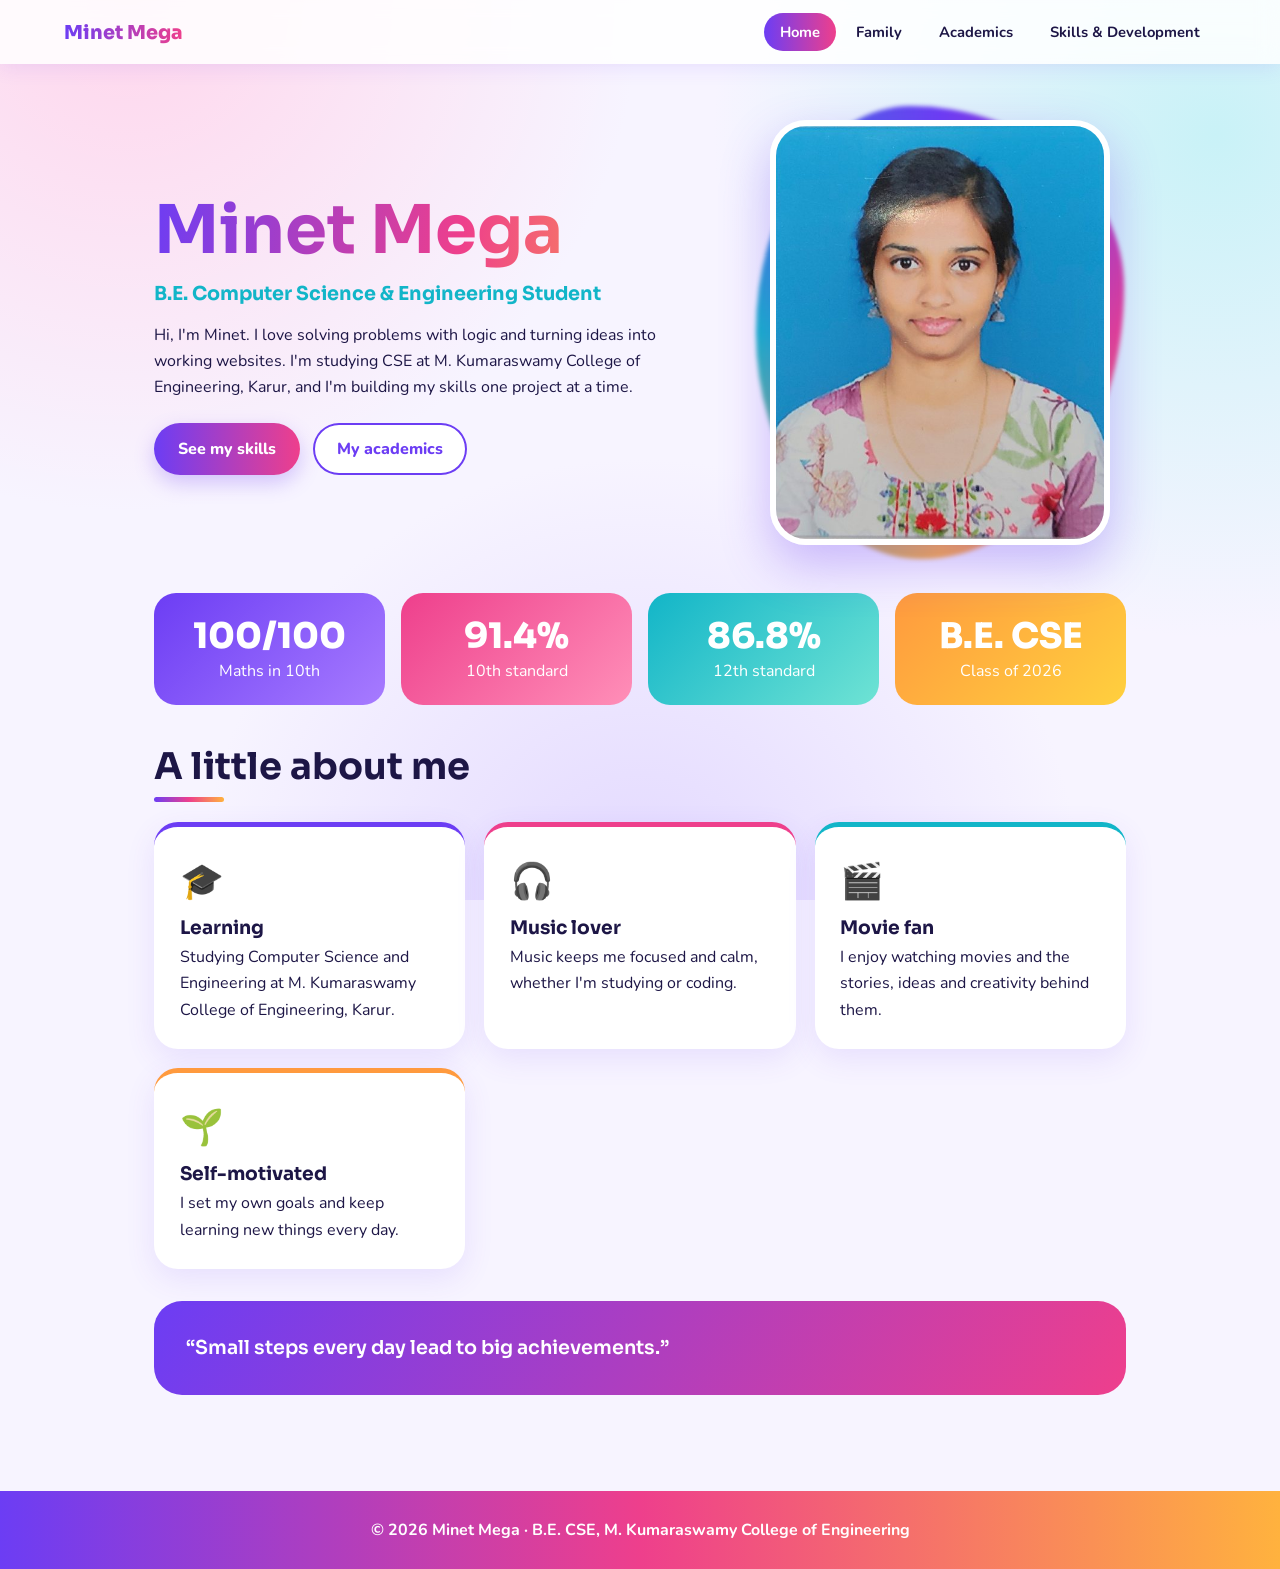
<file: Minet_Mega_Portfolio (1)/index.html>
<!DOCTYPE html><html lang="en"><head><meta charset="utf-8"><meta name="viewport" content="width=device-width,initial-scale=1,viewport-fit=cover"><link rel="preconnect" href="https://fonts.googleapis.com"><link href="https://fonts.googleapis.com/css2?family=Nunito:wght@400;700;800&family=Sora:wght@600;800&display=swap" rel="stylesheet"><title>Home | Minet Mega</title><link rel="stylesheet" href="style.css"></head><body><nav><a class="logo" href="index.html">Minet Mega</a><div><a href="index.html" class="cur" data-p="home">Home</a><a href="family.html" class="" data-p="family">Family</a><a href="academics.html" class="" data-p="academics">Academics</a><a href="skills.html" class="" data-p="skills">Skills &amp; Development</a></div></nav><main class="page on"><section class="hero"><div><h1>Minet Mega</h1><p class="role">B.E. Computer Science &amp; Engineering Student</p>
<p>Hi, I'm Minet. I love solving problems with logic and turning ideas into working websites. I'm studying CSE at M. Kumaraswamy College of Engineering, Karur, and I'm building my skills one project at a time.</p>
<div class="btns"><a class="btn" href="skills.html">See my skills</a><a class="btn alt" href="academics.html">My academics</a></div></div>
<div class="photo"><img src="assets/minet.jpg" alt="Portrait of Minet Mega"></div></section>
<div class="stats"><div class="stat s1"><b>100/100</b>Maths in 10th</div><div class="stat s2"><b>91.4%</b>10th standard</div><div class="stat s3"><b>86.8%</b>12th standard</div><div class="stat s4"><b>B.E. CSE</b>Class of 2026</div></div>
<h2 class="t">A little about me</h2><div class="grid">
<div class="card" style="--c:#6c3df4"><div class="ic">🎓</div><h3>Learning</h3><p>Studying Computer Science and Engineering at M. Kumaraswamy College of Engineering, Karur.</p></div>
<div class="card" style="--c:#ee3f8c"><div class="ic">🎧</div><h3>Music lover</h3><p>Music keeps me focused and calm, whether I'm studying or coding.</p></div>
<div class="card" style="--c:#12b5c8"><div class="ic">🎬</div><h3>Movie fan</h3><p>I enjoy watching movies and the stories, ideas and creativity behind them.</p></div>
<div class="card" style="--c:#ff9a3e"><div class="ic">🌱</div><h3>Self-motivated</h3><p>I set my own goals and keep learning new things every day.</p></div></div>
<div class="quote">“Small steps every day lead to big achievements.”</div></main><footer>© 2026 Minet Mega · B.E. CSE, M. Kumaraswamy College of Engineering</footer></body></html>
</file>
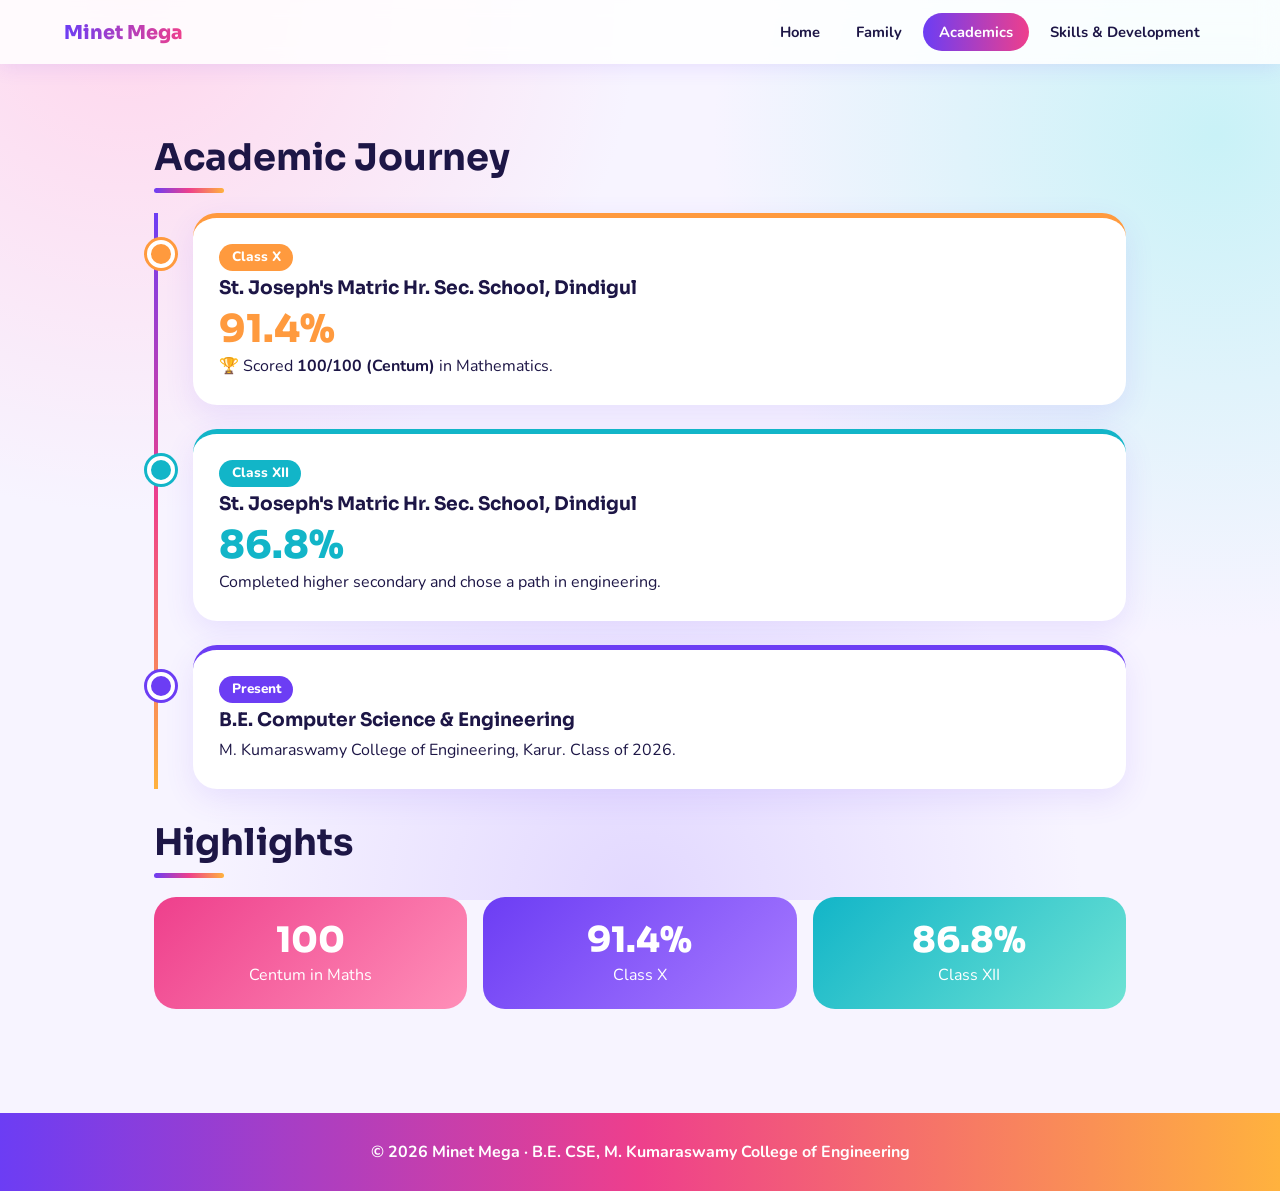
<file: Minet_Mega_Portfolio (1)/academics.html>
<!DOCTYPE html><html lang="en"><head><meta charset="utf-8"><meta name="viewport" content="width=device-width,initial-scale=1,viewport-fit=cover"><link rel="preconnect" href="https://fonts.googleapis.com"><link href="https://fonts.googleapis.com/css2?family=Nunito:wght@400;700;800&family=Sora:wght@600;800&display=swap" rel="stylesheet"><title>Academics | Minet Mega</title><link rel="stylesheet" href="style.css"></head><body><nav><a class="logo" href="index.html">Minet Mega</a><div><a href="index.html" class="" data-p="home">Home</a><a href="family.html" class="" data-p="family">Family</a><a href="academics.html" class="cur" data-p="academics">Academics</a><a href="skills.html" class="" data-p="skills">Skills &amp; Development</a></div></nav><main class="page on"><h2 class="t">Academic Journey</h2><div class="tl">
<div class="it card" style="--c:#ff9a3e"><span class="pill">Class X</span><h3>St. Joseph's Matric Hr. Sec. School, Dindigul</h3><div class="big">91.4%</div><p>🏆 Scored <b>100/100 (Centum)</b> in Mathematics.</p></div>
<div class="it card" style="--c:#12b5c8"><span class="pill">Class XII</span><h3>St. Joseph's Matric Hr. Sec. School, Dindigul</h3><div class="big">86.8%</div><p>Completed higher secondary and chose a path in engineering.</p></div>
<div class="it card" style="--c:#6c3df4"><span class="pill">Present</span><h3>B.E. Computer Science &amp; Engineering</h3><p>M. Kumaraswamy College of Engineering, Karur. Class of 2026.</p></div></div>
<h2 class="t">Highlights</h2><div class="stats"><div class="stat s2"><b>100</b>Centum in Maths</div><div class="stat s1"><b>91.4%</b>Class X</div><div class="stat s3"><b>86.8%</b>Class XII</div></div></main><footer>© 2026 Minet Mega · B.E. CSE, M. Kumaraswamy College of Engineering</footer></body></html>
</file>
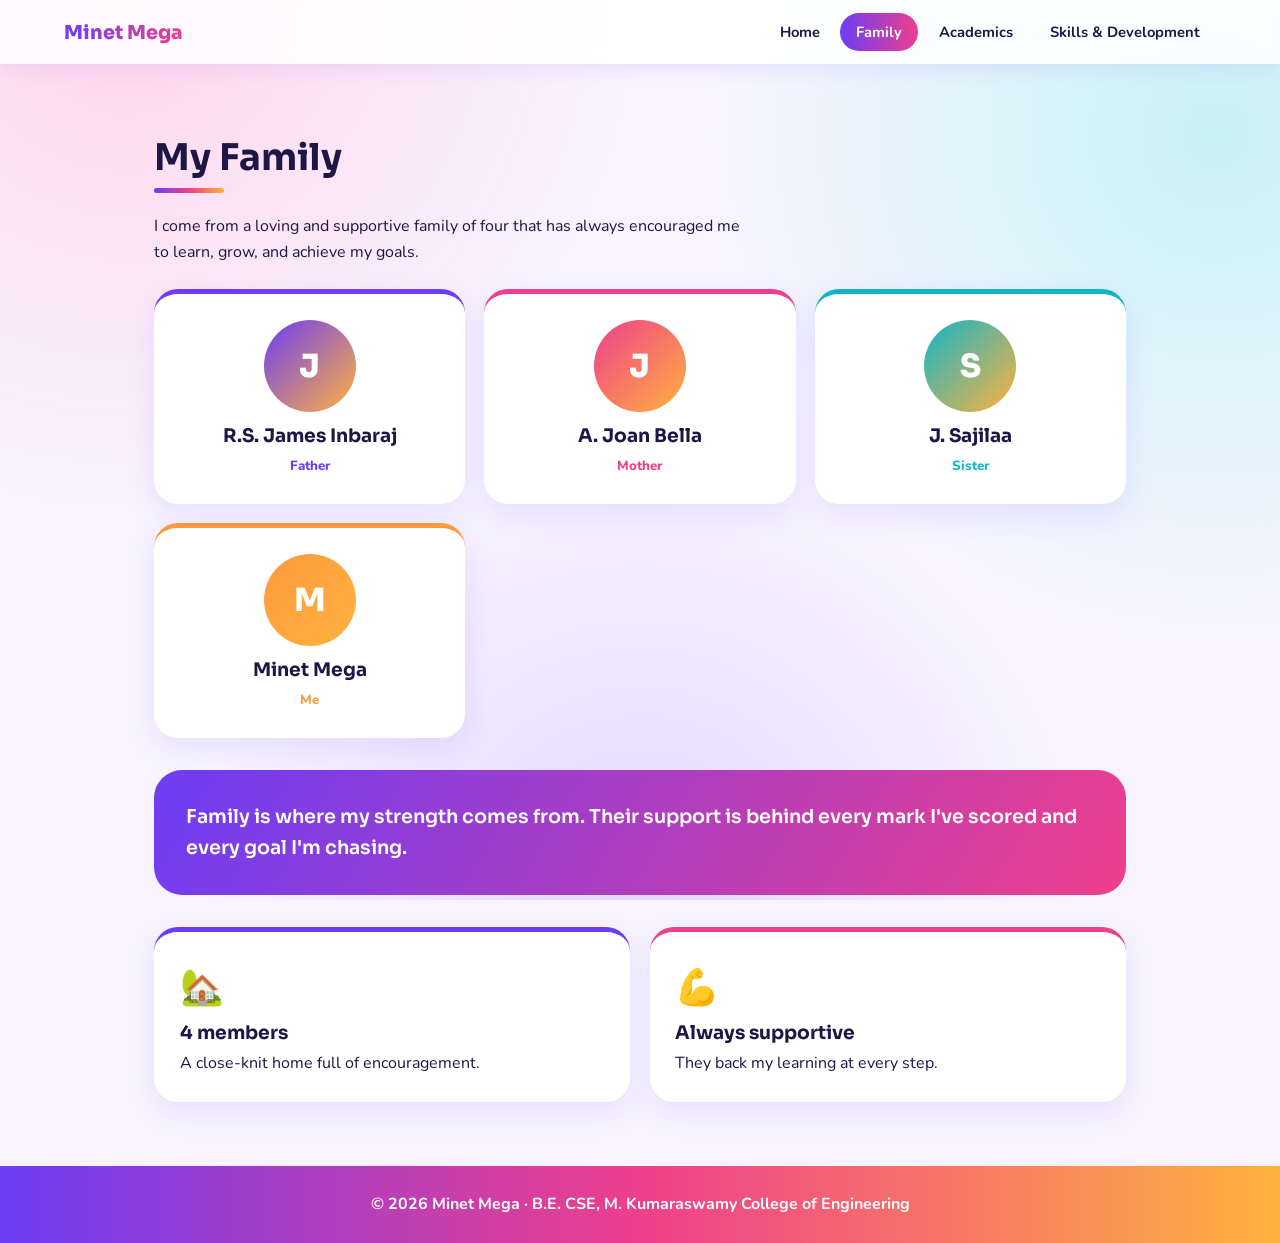
<file: Minet_Mega_Portfolio (1)/family.html>
<!DOCTYPE html><html lang="en"><head><meta charset="utf-8"><meta name="viewport" content="width=device-width,initial-scale=1,viewport-fit=cover"><link rel="preconnect" href="https://fonts.googleapis.com"><link href="https://fonts.googleapis.com/css2?family=Nunito:wght@400;700;800&family=Sora:wght@600;800&display=swap" rel="stylesheet"><title>Family | Minet Mega</title><link rel="stylesheet" href="style.css"></head><body><nav><a class="logo" href="index.html">Minet Mega</a><div><a href="index.html" class="" data-p="home">Home</a><a href="family.html" class="cur" data-p="family">Family</a><a href="academics.html" class="" data-p="academics">Academics</a><a href="skills.html" class="" data-p="skills">Skills &amp; Development</a></div></nav><main class="page on"><h2 class="t">My Family</h2><p style="max-width:60ch;margin-bottom:1.5rem">I come from a loving and supportive family of four that has always encouraged me to learn, grow, and achieve my goals.</p><div class="grid"><div class="card fam" style="--c:#6c3df4"><div class="av">J</div><h3>R.S. James Inbaraj</h3><small>Father</small></div><div class="card fam" style="--c:#ee3f8c"><div class="av">J</div><h3>A. Joan Bella</h3><small>Mother</small></div><div class="card fam" style="--c:#12b5c8"><div class="av">S</div><h3>J. Sajilaa</h3><small>Sister</small></div><div class="card fam" style="--c:#ff9a3e"><div class="av">M</div><h3>Minet Mega</h3><small>Me</small></div></div>
<div class="quote">Family is where my strength comes from. Their support is behind every mark I've scored and every goal I'm chasing.</div>
<div class="grid"><div class="card" style="--c:#6c3df4"><div class="ic">🏡</div><h3>4 members</h3><p>A close-knit home full of encouragement.</p></div><div class="card" style="--c:#ee3f8c"><div class="ic">💪</div><h3>Always supportive</h3><p>They back my learning at every step.</p></div></div></main><footer>© 2026 Minet Mega · B.E. CSE, M. Kumaraswamy College of Engineering</footer></body></html>
</file>
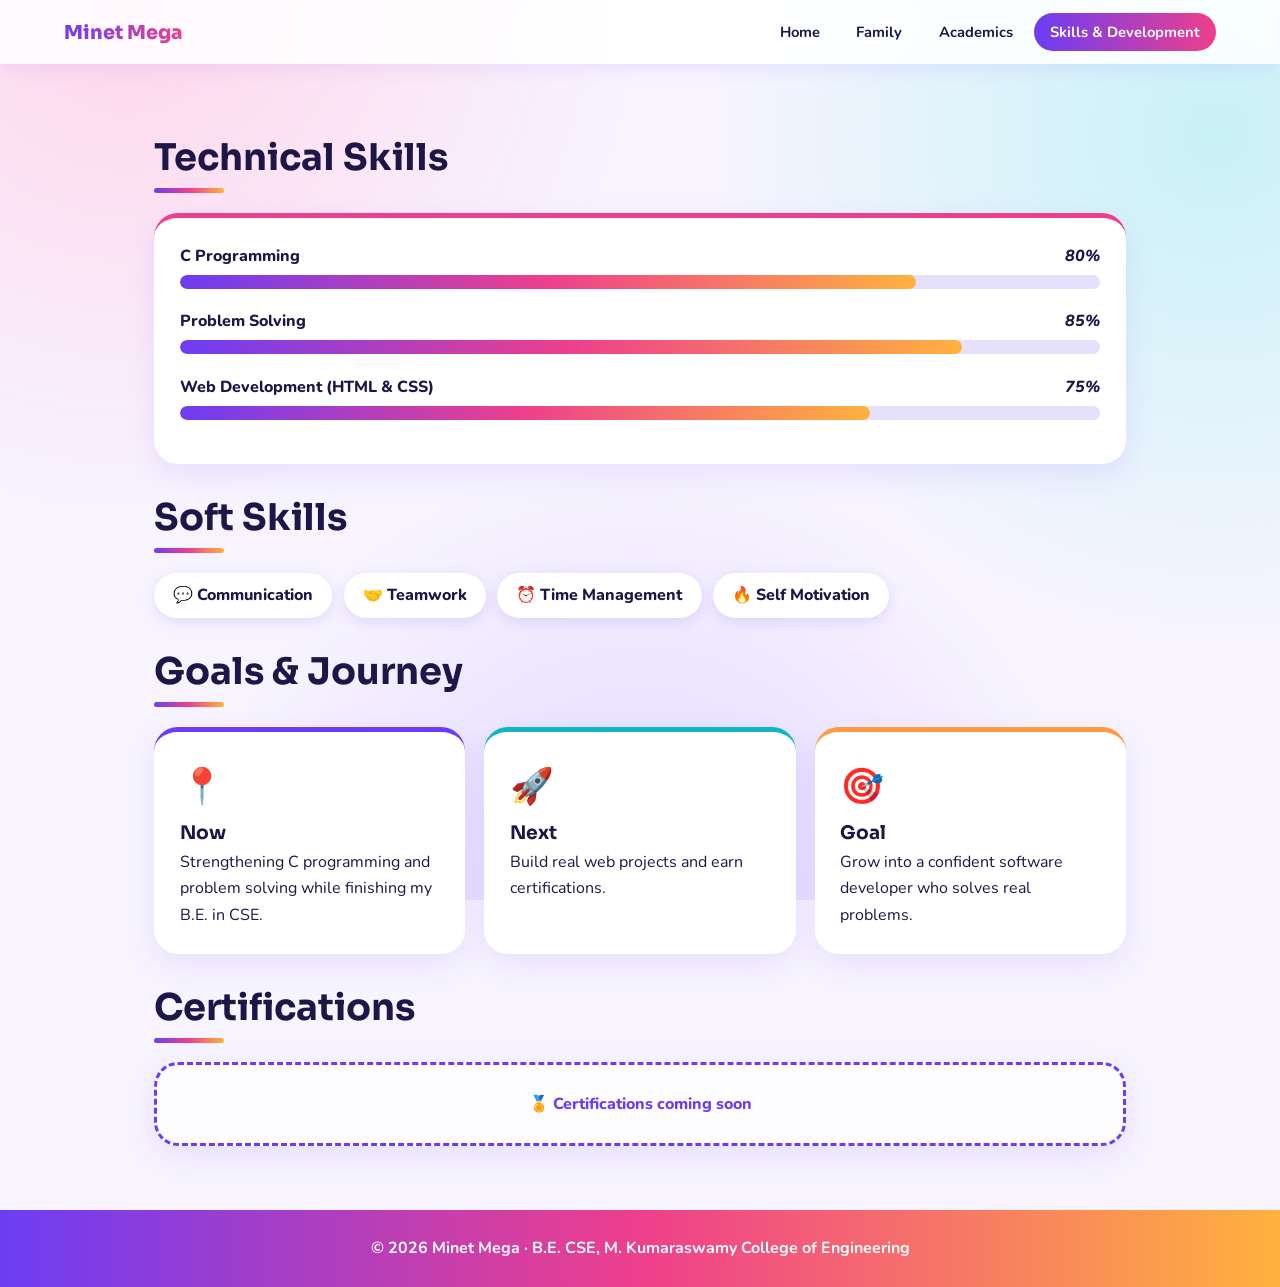
<file: Minet_Mega_Portfolio (1)/skills.html>
<!DOCTYPE html><html lang="en"><head><meta charset="utf-8"><meta name="viewport" content="width=device-width,initial-scale=1,viewport-fit=cover"><link rel="preconnect" href="https://fonts.googleapis.com"><link href="https://fonts.googleapis.com/css2?family=Nunito:wght@400;700;800&family=Sora:wght@600;800&display=swap" rel="stylesheet"><title>Skills & Development | Minet Mega</title><link rel="stylesheet" href="style.css"></head><body><nav><a class="logo" href="index.html">Minet Mega</a><div><a href="index.html" class="" data-p="home">Home</a><a href="family.html" class="" data-p="family">Family</a><a href="academics.html" class="" data-p="academics">Academics</a><a href="skills.html" class="cur" data-p="skills">Skills &amp; Development</a></div></nav><main class="page on"><h2 class="t">Technical Skills</h2><div class="card" style="--c:#ee3f8c"><div class="skill"><span>C Programming<em>80%</em></span><div class="bar"><i style="--w:80%"></i></div></div><div class="skill"><span>Problem Solving<em>85%</em></span><div class="bar"><i style="--w:85%"></i></div></div><div class="skill"><span>Web Development (HTML &amp; CSS)<em>75%</em></span><div class="bar"><i style="--w:75%"></i></div></div></div>
<h2 class="t">Soft Skills</h2><div class="chips"><span class="chip">💬 Communication</span><span class="chip">🤝 Teamwork</span><span class="chip">⏰ Time Management</span><span class="chip">🔥 Self Motivation</span></div>
<h2 class="t">Goals &amp; Journey</h2><div class="grid">
<div class="card" style="--c:#6c3df4"><div class="ic">📍</div><h3>Now</h3><p>Strengthening C programming and problem solving while finishing my B.E. in CSE.</p></div>
<div class="card" style="--c:#12b5c8"><div class="ic">🚀</div><h3>Next</h3><p>Build real web projects and earn certifications.</p></div>
<div class="card" style="--c:#ff9a3e"><div class="ic">🎯</div><h3>Goal</h3><p>Grow into a confident software developer who solves real problems.</p></div></div>
<h2 class="t">Certifications</h2><div class="card soon">🏅 Certifications coming soon</div></main><footer>© 2026 Minet Mega · B.E. CSE, M. Kumaraswamy College of Engineering</footer></body></html>
</file>
<file: Minet_Mega_Portfolio (1)/style.css>
:root{--ink:#1d1646;--p:#6c3df4;--m:#ee3f8c;--t:#12b5c8;--a:#ffb23e;--bg:#f7f4ff}
*{box-sizing:border-box;margin:0}
html{scroll-behavior:smooth}
body{font-family:'Nunito',system-ui,sans-serif;color:var(--ink);background:var(--bg);line-height:1.65;min-height:100vh;
background-image:radial-gradient(circle at 10% 0,#ffd6ec 0,transparent 35%),radial-gradient(circle at 95% 15%,#c9f2f7 0,transparent 35%),radial-gradient(circle at 50% 100%,#e2d8ff 0,transparent 40%);background-attachment:fixed}
h1,h2,h3{font-family:'Sora',sans-serif;line-height:1.2}
nav{position:sticky;top:0;z-index:9;display:flex;flex-wrap:wrap;gap:.4rem;align-items:center;justify-content:space-between;padding:.8rem 5vw;background:rgba(255,255,255,.85);backdrop-filter:blur(10px);box-shadow:0 2px 20px #6c3df41f}
.logo{font:800 1.2rem Sora;background:linear-gradient(90deg,var(--p),var(--m));-webkit-background-clip:text;background-clip:text;color:transparent;text-decoration:none}
nav div{display:flex;flex-wrap:wrap;gap:.3rem}
nav a:not(.logo){padding:.45rem 1rem;border-radius:99px;text-decoration:none;color:var(--ink);font-weight:700;font-size:.92rem;transition:.25s}
nav a:not(.logo):hover{background:#6c3df41a}
nav a.cur{background:linear-gradient(90deg,var(--p),var(--m));color:#fff}
.page{max-width:1100px;margin:auto;padding:2.5rem 5vw 4rem}
.hero{display:grid;grid-template-columns:1.2fr .8fr;gap:2.5rem;align-items:center;padding:1rem 0 2rem}
.hero h1{font-size:clamp(2.4rem,6vw,4.2rem);background:linear-gradient(100deg,var(--p),var(--m) 55%,var(--a));-webkit-background-clip:text;background-clip:text;color:transparent}
.hero .role{font:700 1.2rem Sora;margin:.6rem 0 1rem;color:var(--t)}
.hero p{max-width:52ch}
.btns{display:flex;gap:.8rem;flex-wrap:wrap;margin-top:1.4rem}
.btn{padding:.8rem 1.5rem;border-radius:99px;font-weight:800;text-decoration:none;color:#fff;background:linear-gradient(90deg,var(--p),var(--m));box-shadow:0 8px 20px #6c3df444;transition:.25s}
.btn.alt{background:#fff;color:var(--p);box-shadow:inset 0 0 0 2px var(--p)}
.btn:hover{transform:translateY(-3px) scale(1.03)}
.photo{position:relative;justify-self:center;width:min(100%,340px)}
.photo:before{content:"";position:absolute;inset:-14px;border-radius:42% 58% 55% 45%/50% 40% 60% 50%;background:conic-gradient(var(--p),var(--m),var(--a),var(--t),var(--p));animation:spin 14s linear infinite;filter:blur(2px)}
.photo img{position:relative;width:100%;aspect-ratio:4/5;object-fit:cover;border-radius:36px;border:6px solid #fff;display:block;box-shadow:0 20px 50px #6c3df455;animation:float 5s ease-in-out infinite}
@keyframes spin{to{transform:rotate(360deg)}}
@keyframes float{50%{transform:translateY(-10px)}}
.stats{display:grid;grid-template-columns:repeat(auto-fit,minmax(150px,1fr));gap:1rem;margin:1rem 0 2.5rem}
.stat{padding:1.3rem;border-radius:22px;color:#fff;text-align:center;transition:.3s}
.stat:hover{transform:translateY(-6px) rotate(-1deg)}
.stat b{display:block;font:800 2.2rem Sora}
.s1{background:linear-gradient(135deg,#6c3df4,#a77bff)}.s2{background:linear-gradient(135deg,#ee3f8c,#ff8fb8)}.s3{background:linear-gradient(135deg,#12b5c8,#6fe3d4)}.s4{background:linear-gradient(135deg,#ff9a3e,#ffd03e)}
h2.t{font-size:clamp(1.6rem,4vw,2.3rem);margin:2rem 0 1.2rem}
h2.t:after{content:"";display:block;width:70px;height:5px;border-radius:9px;margin-top:.5rem;background:linear-gradient(90deg,var(--p),var(--m),var(--a))}
.grid{display:grid;grid-template-columns:repeat(auto-fit,minmax(230px,1fr));gap:1.2rem}
.card{background:#fff;border-radius:24px;padding:1.6rem;box-shadow:0 10px 30px #6c3df41c;border-top:5px solid var(--c,var(--p));transition:.3s}
.card:hover{transform:translateY(-8px);box-shadow:0 18px 40px #6c3df43a}
.card .ic{font-size:2.2rem}
.card h3{margin:.4rem 0 .3rem}
.fam{text-align:center}
.av{width:92px;height:92px;border-radius:50%;margin:0 auto .8rem;display:grid;place-items:center;font:800 2rem Sora;color:#fff;background:linear-gradient(135deg,var(--c),var(--a))}
.fam small{font-weight:800;color:var(--c)}
.quote{margin:2rem 0;padding:2rem;border-radius:28px;color:#fff;font:600 1.2rem/1.6 Sora;background:linear-gradient(120deg,var(--p),var(--m))}
.tl{position:relative;padding-left:2.2rem;border-left:4px solid transparent;border-image:linear-gradient(var(--p),var(--m),var(--a)) 1}
.tl .it{position:relative;margin-bottom:1.5rem}
.tl .it:before{content:"";position:absolute;left:-2.9rem;top:1.4rem;width:20px;height:20px;border-radius:50%;background:var(--c);border:4px solid #fff;box-shadow:0 0 0 3px var(--c)}
.pill{display:inline-block;padding:.15rem .8rem;border-radius:99px;background:var(--c);color:#fff;font-weight:800;font-size:.85rem}
.big{font:800 2.4rem Sora;color:var(--c)}
.skill{margin-bottom:1.2rem}
.skill span{display:flex;justify-content:space-between;font-weight:800;margin-bottom:.35rem}
.bar{height:14px;border-radius:99px;background:#e6e0fa;overflow:hidden}
.bar i{display:block;height:100%;width:0;border-radius:99px;background:linear-gradient(90deg,var(--p),var(--m),var(--a));transition:width 1.4s cubic-bezier(.2,.8,.2,1) .3s}
.page.on .bar i{width:var(--w)}
.chips{display:flex;flex-wrap:wrap;gap:.7rem}
.chip{padding:.6rem 1.2rem;border-radius:99px;background:#fff;font-weight:800;box-shadow:0 4px 14px #6c3df425;transition:.25s}
.chip:hover{background:linear-gradient(90deg,var(--t),var(--p));color:#fff;transform:scale(1.07)}
.soon{border:3px dashed var(--p);background:#ffffffb0;text-align:center;color:var(--p);font-weight:800}
footer{text-align:center;padding:1.6rem;color:#fff;font-weight:700;background:linear-gradient(90deg,var(--p),var(--m),var(--a))}
@media(max-width:780px){.hero{grid-template-columns:1fr;text-align:center}.hero p{margin:auto}.btns{justify-content:center}.photo{order:-1;width:240px}nav{justify-content:center}}
@media(prefers-reduced-motion:reduce){*{animation:none!important;transition:none!important}}
a:focus-visible,.btn:focus-visible{outline:3px solid var(--a);outline-offset:3px}
</file>
